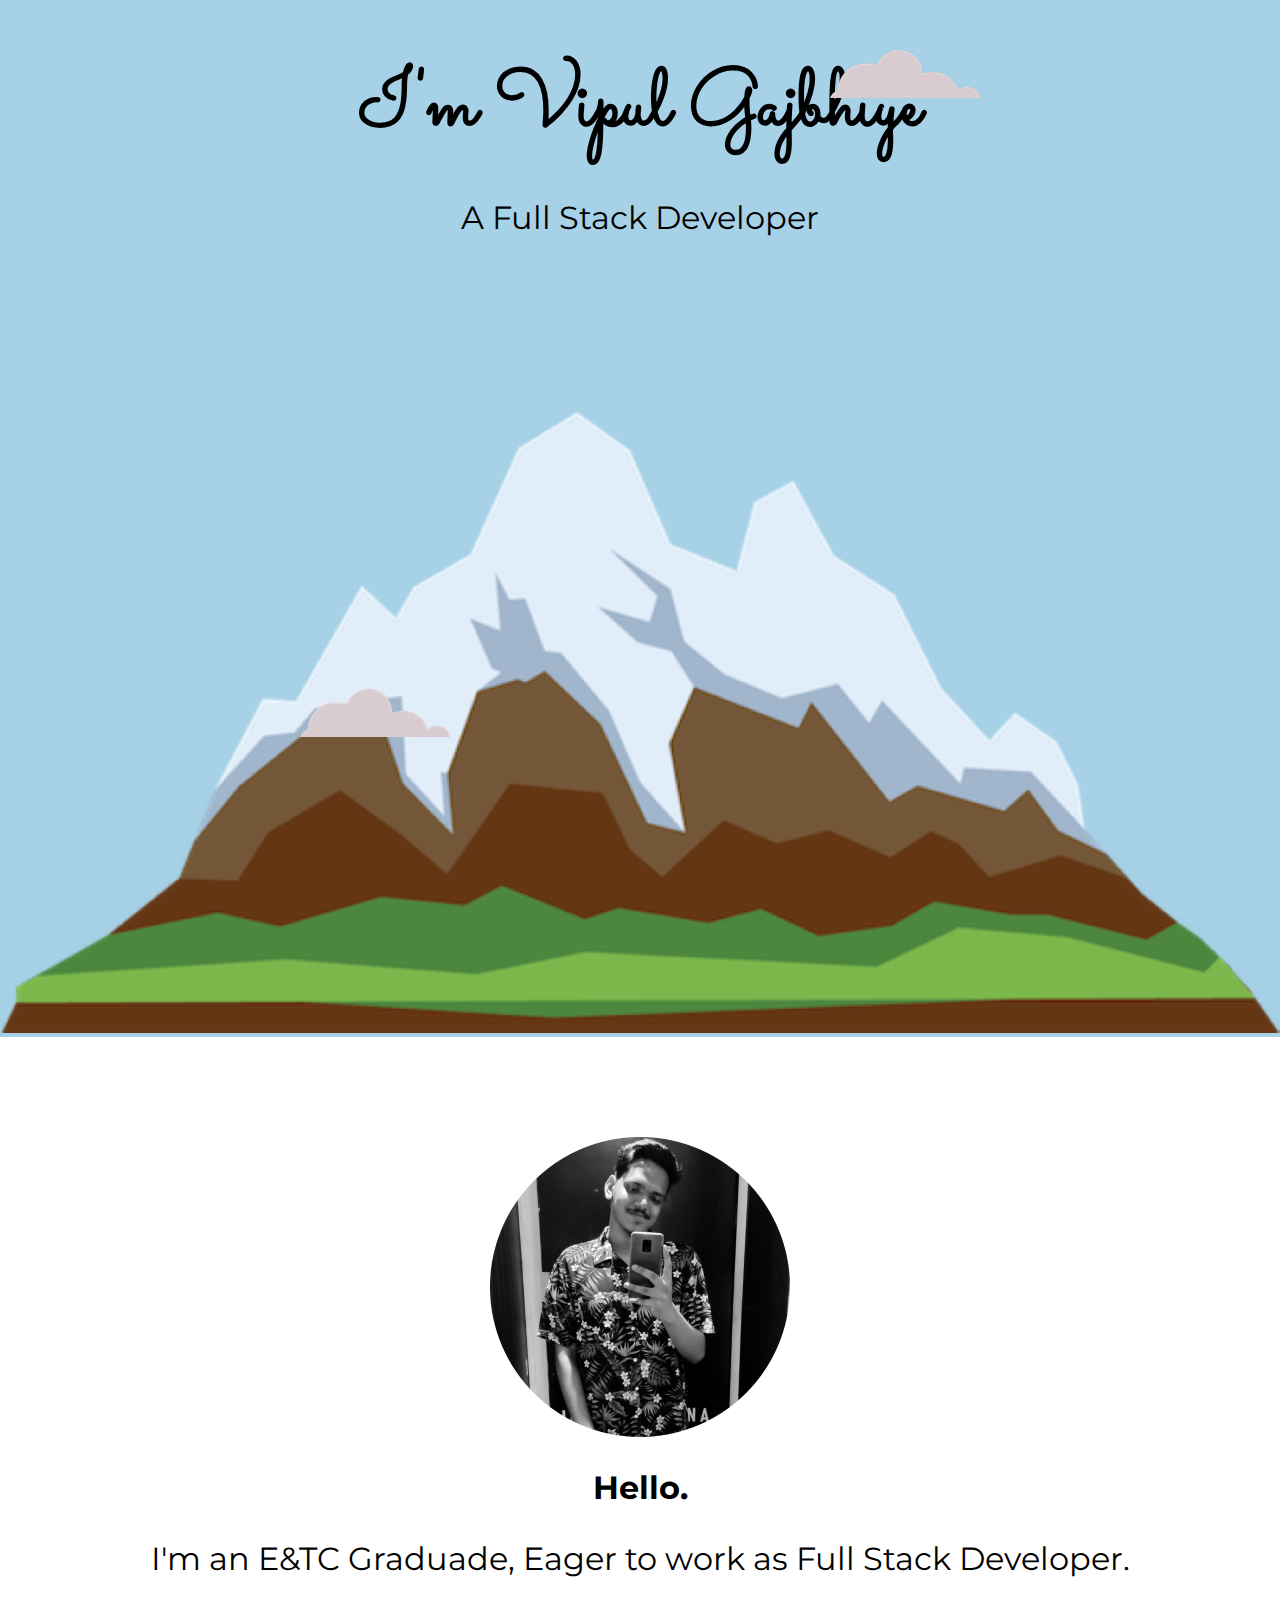
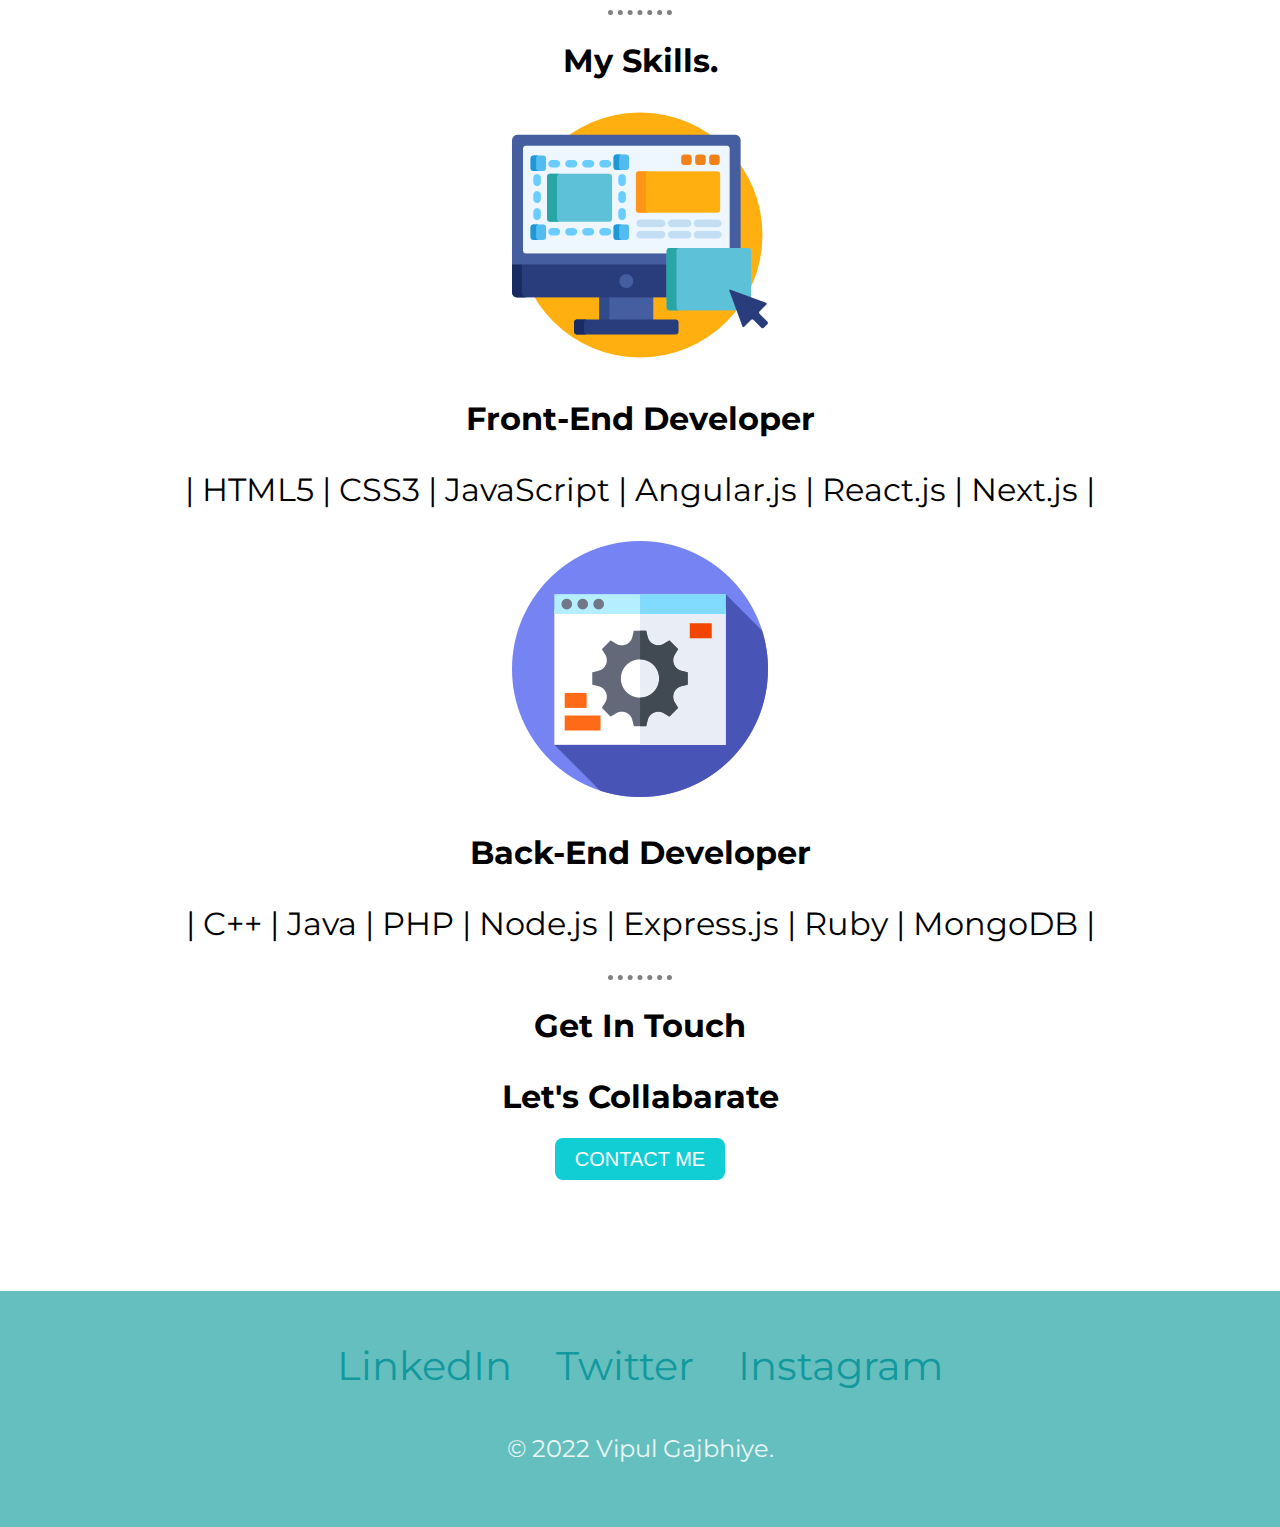
<file: index.html>
<!DOCTYPE html>
<html lang="en" dir="ltr">
  <head>
    <meta charset="utf-8">
    <title>Vipul Gajbhiye</title>
    <link rel="stylesheet" href="css/styles.css" >
    <link rel="icon" href="favicon.ico">
    <link rel="preconnect" href="https://fonts.googleapis.com">
    <link rel="preconnect" href="https://fonts.gstatic.com" crossorigin>
    <link href="https://fonts.googleapis.com/css2?family=Merriweather&family=Montserrat&family=Sacramento&display=swap" rel="stylesheet">
  </head>
  <body>

    <div class="top-container">
      <img class="top-cloud" src="images/cloud.png" alt="cloud-img">
      <h1>I'm Vipul Gajbhiye</h1>
      <p class="sub">A Full Stack Developer</p>
      <img class="bottom-cloud"src="images/cloud.png" alt="cloud-img">
      <img src="images/mountain1.png" alt="mountain-img">
    </div>

    <div class="middle-container">
      <div class="profile">
        <img src="images/vipul.png" alt="vipul-pfp">
        <h2>Hello.</h2>
        <p>I'm an E&TC Graduade, Eager to work as Full Stack Developer.  </p>
      </div>

      <hr>

      <div class="skills">
        <h2>My Skills.</h2>
        <div class="skill-row">
          <img class=""src="images/ux.png" alt="ux-img">
          <h3>Front-End Developer</h3>
          <p> | HTML5 | CSS3 | JavaScript | Angular.js | React.js | Next.js |</p>
        </div>
        <div class="skill-row">
          <img class="" src="images/web.png" alt="web-img">
          <h3>Back-End Developer</h3>
          <p>| C++ | Java | PHP | Node.js | Express.js | Ruby | MongoDB | </p>
        </div>
      </div>
      <hr>
      <div class="contact-me">
        <h2>Get In Touch</h2>
        <h3>Let's Collabarate </h3>
        <p></p>
        <a class="button" href="mailto:vipulgajbhiye099@email.com">CONTACT ME</a>
      </div>
    </div>
    <br>

    <div class="bottom-container">
      <a class="footer-link" href="https://www.linkedin.com/">LinkedIn</a>
      <a class="footer-link" href="https://twitter.com/">Twitter</a>
      <a class="footer-link" href="https://www.Instagram.com/">Instagram</a>
      <p class="copyright">© 2022 Vipul Gajbhiye.</p>
    </div>

  </body>
</html>
</file>
<file: css/styles.css>
body{
  margin: 0;
  text-align: center;
  font-family: 'Merriweather', serif;
}
hr{
    border-style: none;
    border-top-style: dotted;
    border-color: grey;
    border-width: 5px;
    width: 5%;
}

h1{
  margin: 0;
  font-size: 5rem;
  font-family: 'Sacramento', cursive;
}

.sub{
  font-size: 2rem;
}

p{
  font-family: 'Montserrat', sans-serif;
  font-size: 2rem;
}

h2{
  font-family: 'Montserrat', sans-serif;
  font-size: 2rem;
}

h3{
  font-family: 'Montserrat', sans-serif;
  font-size: 2rem;
}


.top-container{
  background-color: #A6D1E6;
  position: relative;
  padding-top: 50px;
}

.middle-container{
  margin: 100px 0;
}

.bottom-container{
  background-color: #66BFBF;
  padding: 50px 0 20px;
}

a{
  color: #11999E;
  font-family:'Montserrat', sans-serif;
  margin: 10px 20px;
  text-decoration: none;
  font-size: 2.5rem;
}

a:hover{
  color: #EAF6F6;
}

.copyright{
  color: #EAF6F6;
  font-size: 1.5rem;
  padding: 20px 0;
}


.top-cloud{
  position: absolute;
  right: 300px;
  top: 50px;
}

.bottom-cloud{
  position: absolute;
  left: 300px;
  bottom: 300px;

}
.button {
  background: #11cdd4;
  background-image: -webkit-linear-gradient(top, #11cdd4, ##11999e);
  background-image: -moz-linear-gradient(top, #11cdd4, ##11999e);
  background-image: -ms-linear-gradient(top, #11cdd4, ##11999e);
  background-image: -o-linear-gradient(top, #11cdd4, ##11999e);
  background-image: linear-gradient(to bottom, #11cdd4, ##11999e);
  -webkit-border-radius: 8;
  -moz-border-radius: 8;
  border-radius: 8px;
  font-family: Arial;
  color: #ffffff;
  font-size: 20px;
  padding: 10px 20px 10px 20px;
  text-decoration: none;
}

.button:hover {
  background: #30e3cb;
  background-image: -webkit-linear-gradient(top, #30e3cb, #2bc4ad);
  background-image: -moz-linear-gradient(top, #30e3cb, #2bc4ad);
  background-image: -ms-linear-gradient(top, #30e3cb, #2bc4ad);
  background-image: -o-linear-gradient(top, #30e3cb, #2bc4ad);
  background-image: linear-gradient(to bottom, #30e3cb, #2bc4ad);
  text-decoration: none;
}
</file>
